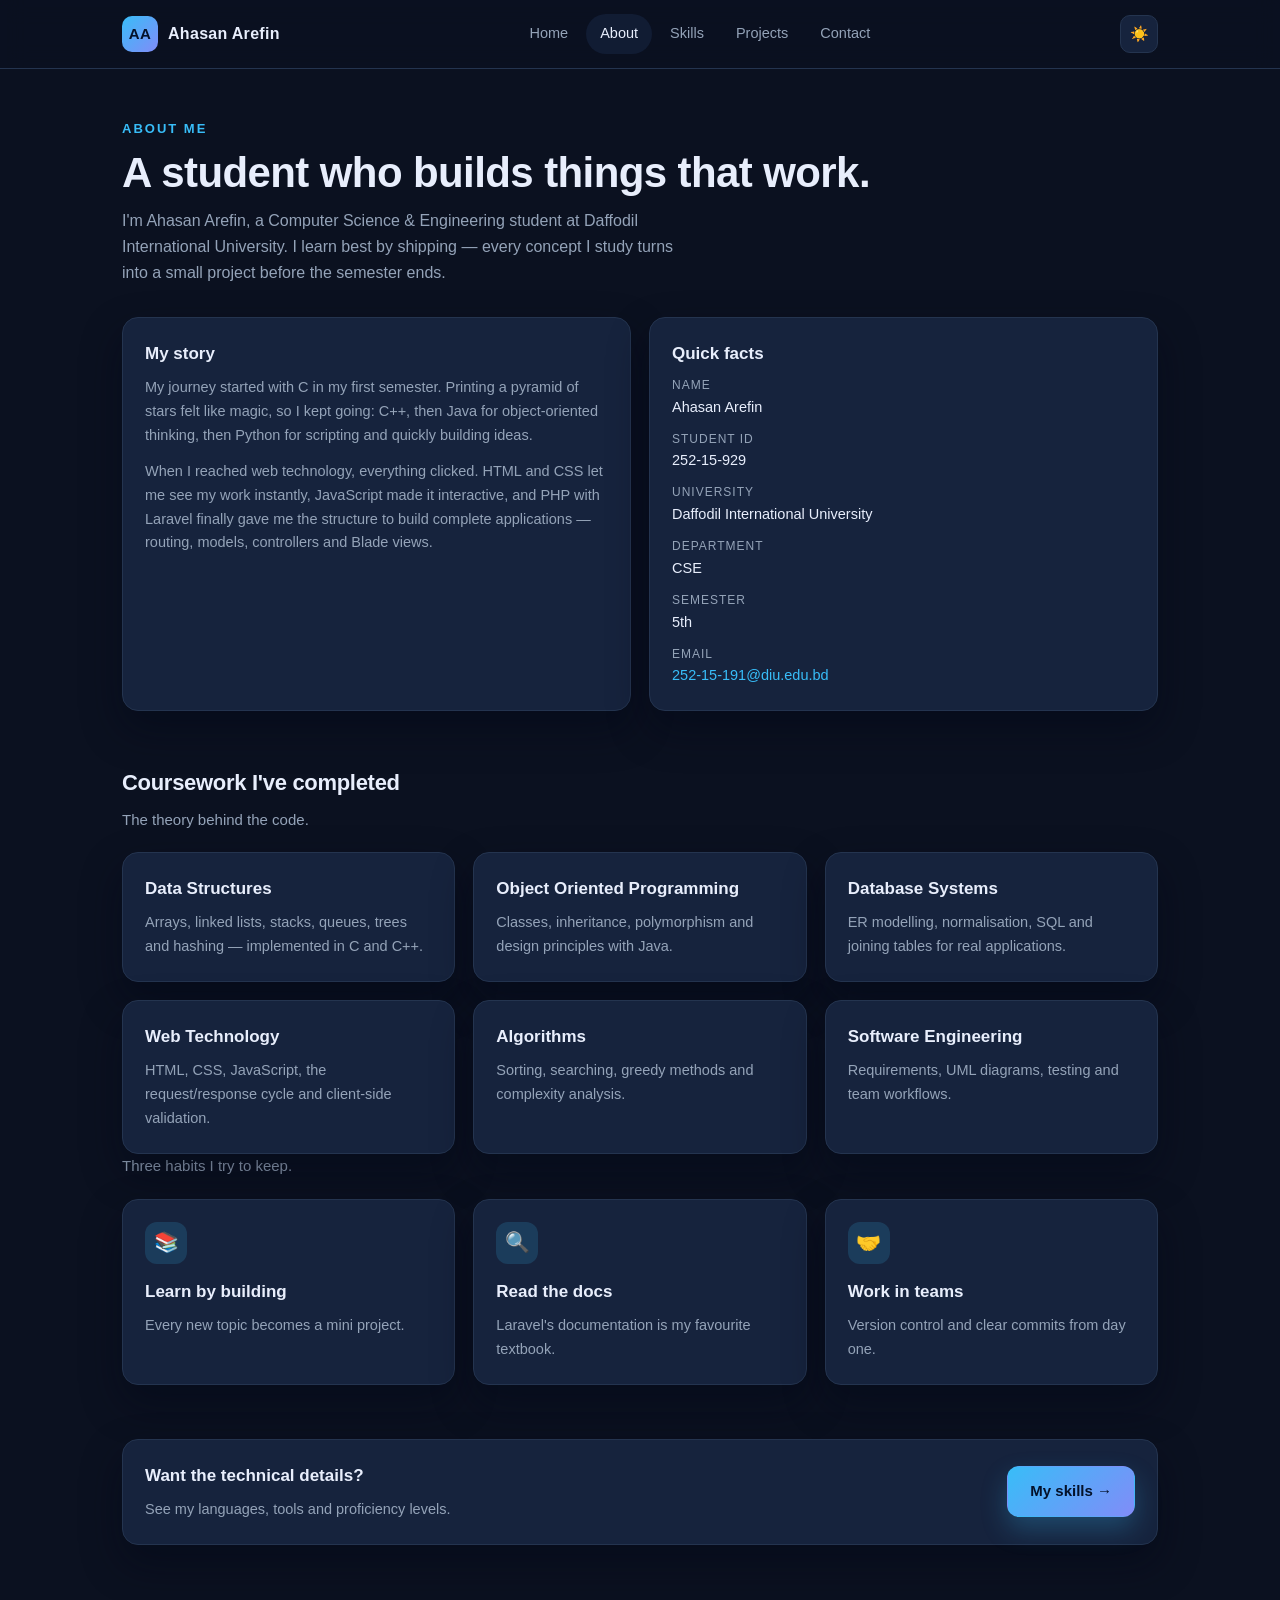
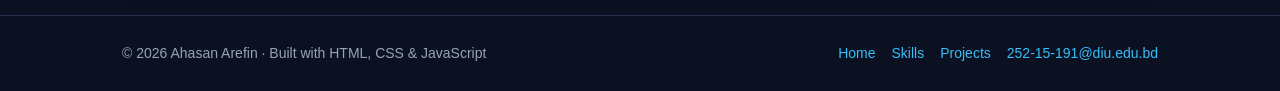
<file: about.html>
<!DOCTYPE html>
<html lang="en">

<head>
  <meta charset="UTF-8" />
  <meta name="viewport" content="width=device-width, initial-scale=1.0" />
  <title>About — Ahasan Arefin</title>
  <meta name="description" content="About Ahasan Arefin, CSE student at Daffodil International University." />

  <!-- Favicon (inline SVG data URI — no extra file needed) -->
  <link rel="icon"
    href="data:image/svg+xml,%3Csvg xmlns='http://www.w3.org/2000/svg' viewBox='0 0 64 64'%3E%3Crect width='64' height='64' rx='14' fill='%230b1120'/%3E%3Ctext x='32' y='43' font-family='Helvetica,Arial,sans-serif' font-size='28' font-weight='bold' fill='%2338bdf8' text-anchor='middle'%3EAA%3C/text%3E%3C/svg%3E" />

  <link rel="canonical" href="https://USERNAME.github.io/Arefin/about.html" />
  <meta property="og:type" content="website" />
  <meta property="og:title" content="About — Ahasan Arefin" />
  <meta property="og:description"
    content="CSE student at Daffodil International University, currently in the 5th semester." />

  <!-- GitHub Pages base path. The site is served from /Arefin/, not /, so
       relative links resolve against the repository sub-path. -->
  <script>
    (function () {
      var seg = location.pathname.split("/").filter(Boolean)[0];
      var base = (seg === "Arefin") ? "/Arefin/" : "./";
      document.write('<base href="' + base + '">');
    })();
  </script>
  <link rel="stylesheet" href="css/style.css" />
</head>

<body>

  <header class="site-header">
    <div class="wrap nav">
      <a class="logo" href="index.html">
        <span class="logo-mark">AA</span>
        <span>Ahasan Arefin</span>
      </a>
      <ul class="nav-links">
        <li><a href="index.html">Home</a></li>
        <li><a href="about.html">About</a></li>
        <li><a href="skills.html">Skills</a></li>
        <li><a href="projects.html">Projects</a></li>
        <li><a href="contact.html">Contact</a></li>
      </ul>
      <div class="nav-tools">
        <button class="icon-btn" id="themeToggle" type="button" title="Switch theme"
          aria-label="Switch theme">☀️</button>
      </div>
    </div>
  </header>

  <main>
    <div class="wrap">

      <div class="page-head">
        <span class="eyebrow">About me</span>
        <h1>A student who builds things that work.</h1>
        <p>
          I'm Ahasan Arefin, a Computer Science &amp; Engineering student at Daffodil
          International University. I learn best by shipping — every concept I study
          turns into a small project before the semester ends.
        </p>
      </div>

      <div class="grid grid-2">
        <article class="card">
          <h3>My story</h3>
          <p>
            My journey started with C in my first semester. Printing a pyramid of stars
            felt like magic, so I kept going: C++, then Java for object-oriented
            thinking, then Python for scripting and quickly building ideas.
          </p>
          <p style="margin-top:12px">
            When I reached web technology, everything clicked. HTML and CSS let me see my
            work instantly, JavaScript made it interactive, and PHP with Laravel finally
            gave me the structure to build complete applications — routing, models,
            controllers and Blade views.
          </p>
        </article>

        <article class="card">
          <h3>Quick facts</h3>
          <dl style="display:grid;gap:10px;font-size:14.5px">
            <div>
              <dt style="color:var(--muted);font-size:12px;text-transform:uppercase;letter-spacing:1px">Name</dt>
              <dd>Ahasan Arefin</dd>
            </div>
            <div>
              <dt style="color:var(--muted);font-size:12px;text-transform:uppercase;letter-spacing:1px">Student ID</dt>
              <dd>252-15-929</dd>
            </div>
            <div>
              <dt style="color:var(--muted);font-size:12px;text-transform:uppercase;letter-spacing:1px">University</dt>
              <dd>Daffodil International University</dd>
            </div>
            <div>
              <dt style="color:var(--muted);font-size:12px;text-transform:uppercase;letter-spacing:1px">Department</dt>
              <dd>CSE</dd>
            </div>
            <div>
              <dt style="color:var(--muted);font-size:12px;text-transform:uppercase;letter-spacing:1px">Semester</dt>
              <dd>5th</dd>
            </div>
            <div>
              <dt style="color:var(--muted);font-size:12px;text-transform:uppercase;letter-spacing:1px">Email</dt>
              <dd><a href="mailto:252-15-191@diu.edu.bd">252-15-191@diu.edu.bd</a></dd>
            </div>
          </dl>
        </article>
      </div>

      <section class="section">
        <h2>Coursework I've completed</h2>
        <p class="sub">The theory behind the code.</p>
        <div class="grid grid-3">
          <article class="card">
            <h3>Data Structures</h3>
            <p>Arrays, linked lists, stacks, queues, trees and hashing — implemented in C and C++.</p>
          </article>
          <article class="card">
            <h3>Object Oriented Programming</h3>
            <p>Classes, inheritance, polymorphism and design principles with Java.</p>
          </article>
          <article class="card">
            <h3>Database Systems</h3>
            <p>ER modelling, normalisation, SQL and joining tables for real applications.</p>
          </article>
          <article class="card">
            <h3>Web Technology</h3>
            <p>HTML, CSS, JavaScript, the request/response cycle and client-side validation.</p>
          </article>
          <article class="card">
            <h3>Algorithms</h3>
            <p>Sorting, searching, greedy methods and complexity analysis.</p>
          </article>
          <article class="card">
            <h3>Software Engineering</h3>
            <p>Requirements, UML diagrams, testing and team workflows.</p>
          </article>
        </div>
        <p class="sub">Three habits I try to keep.</p>
        <div class="grid grid-3">
          <article class="card">
            <div class="icon">📚</div>
            <h3>Learn by building</h3>
            <p>Every new topic becomes a mini project.</p>
          </article>
          <article class="card">
            <div class="icon">🔍</div>
            <h3>Read the docs</h3>
            <p>Laravel's documentation is my favourite textbook.</p>
          </article>
          <article class="card">
            <div class="icon">🤝</div>
            <h3>Work in teams</h3>
            <p>Version control and clear commits from day one.</p>
          </article>
        </div>
      </section>

      <section class="section">
        <div class="card" style="display:flex;flex-wrap:wrap;gap:18px;align-items:center;justify-content:space-between">
          <div>
            <h3>Want the technical details?</h3>
            <p>See my languages, tools and proficiency levels.</p>
          </div>
          <a class="btn btn-primary" href="skills.html">My skills →</a>
        </div>
      </section>

    </div>
  </main>

  <footer class="site-footer">
    <div class="wrap footer-inner">
      <span>© <span id="year"></span> Ahasan Arefin · Built with HTML, CSS &amp; JavaScript</span>
      <span class="links">
        <a href="index.html">Home</a>
        <a href="skills.html">Skills</a>
        <a href="projects.html">Projects</a>
        <a href="mailto:252-15-191@diu.edu.bd">252-15-191@diu.edu.bd</a>
      </span>
    </div>
  </footer>

  <script src="js/main.js"></script>
  <script>document.getElementById("year").textContent = new Date().getFullYear();</script>
</body>

</html>
</file>
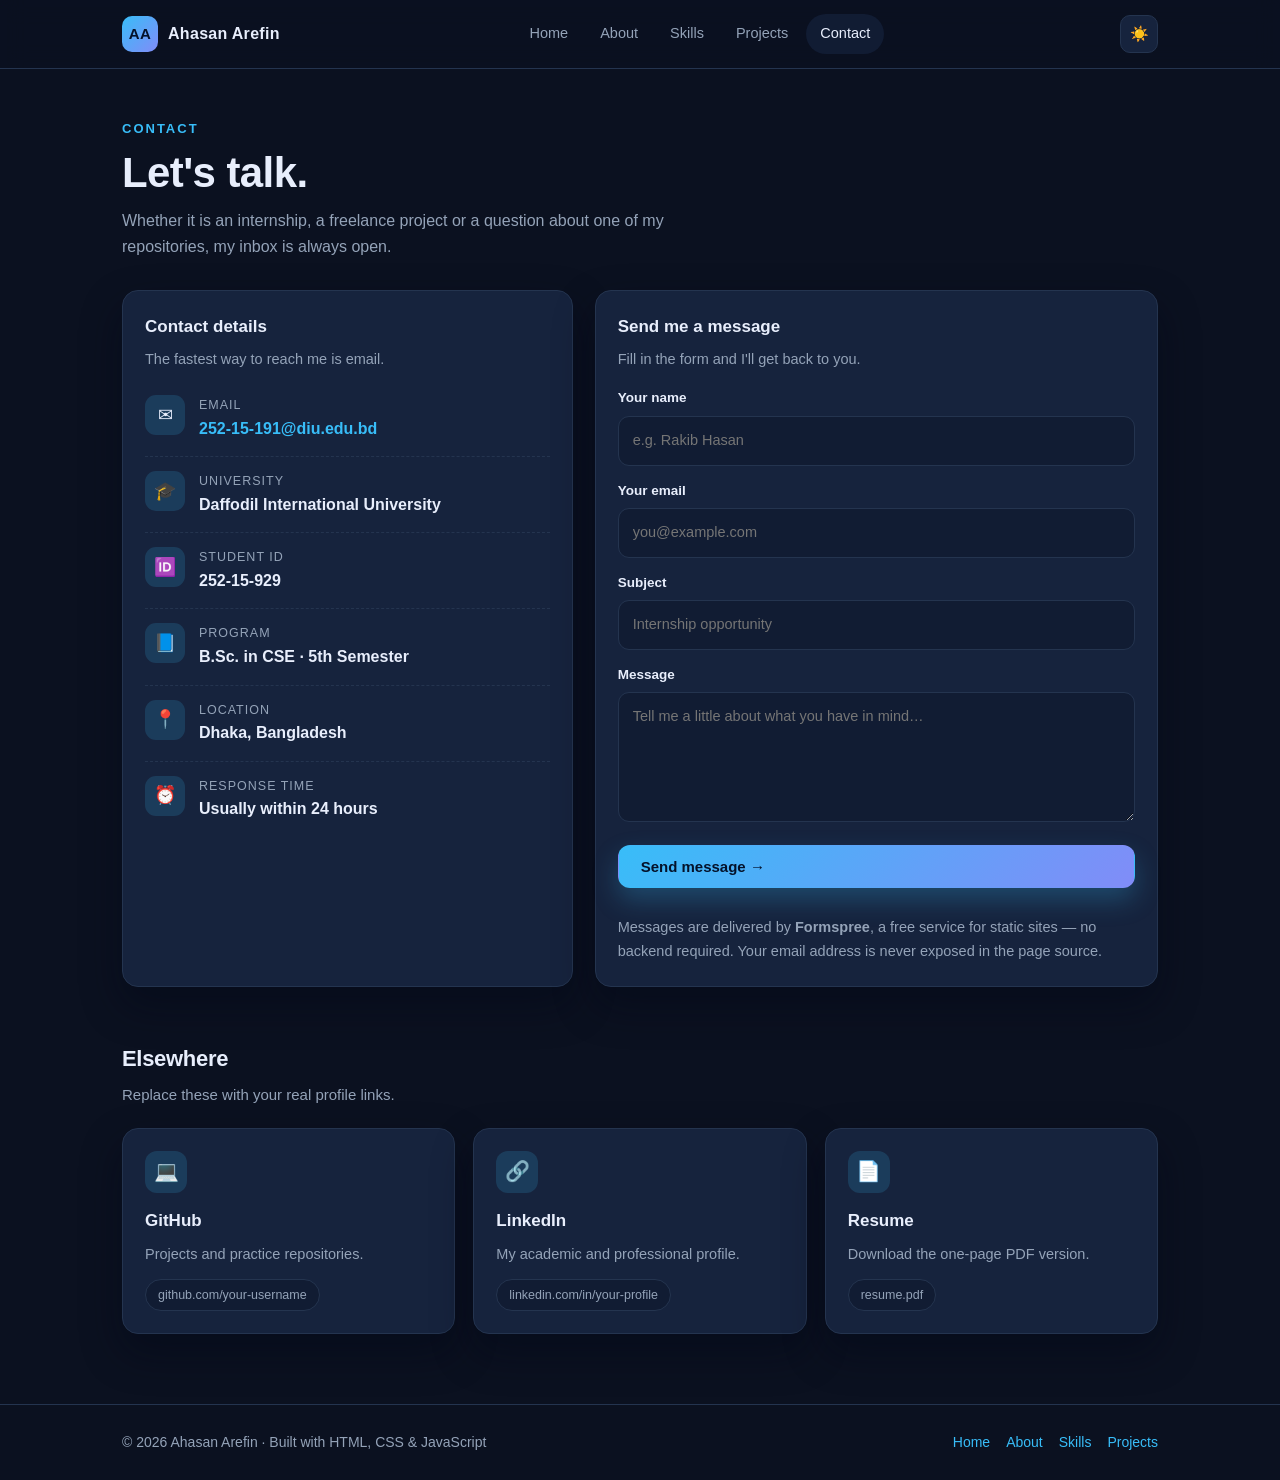
<file: contact.html>
<!DOCTYPE html>
<html lang="en">

<head>
  <meta charset="UTF-8" />
  <meta name="viewport" content="width=device-width, initial-scale=1.0" />
  <title>Contact — Ahasan Arefin</title>
  <meta name="description" content="Contact Ahasan Arefin at Daffodil International University." />

  <!-- Favicon (inline SVG data URI — no extra file needed) -->
  <link rel="icon"
    href="data:image/svg+xml,%3Csvg xmlns='http://www.w3.org/2000/svg' viewBox='0 0 64 64'%3E%3Crect width='64' height='64' rx='14' fill='%230b1120'/%3E%3Ctext x='32' y='43' font-family='Helvetica,Arial,sans-serif' font-size='28' font-weight='bold' fill='%2338bdf8' text-anchor='middle'%3EAA%3C/text%3E%3C/svg%3E" />

  <link rel="canonical" href="https://USERNAME.github.io/Arefin/contact.html" />
  <meta property="og:type" content="website" />
  <meta property="og:title" content="Contact — Ahasan Arefin" />
  <meta property="og:description" content="Get in touch by email: 252-15-191@diu.edu.bd" />

  <!-- GitHub Pages base path. The site is served from /Arefin/, not /, so
       relative links resolve against the repository sub-path. -->
  <script>
    (function () {
      var seg = location.pathname.split("/").filter(Boolean)[0];
      var base = (seg === "Arefin") ? "/Arefin/" : "./";
      document.write('<base href="' + base + '">');
    })();
  </script>
  <link rel="stylesheet" href="css/style.css" />
</head>

<body>

  <header class="site-header">
    <div class="wrap nav">
      <a class="logo" href="index.html">
        <span class="logo-mark">AA</span>
        <span>Ahasan Arefin</span>
      </a>
      <ul class="nav-links">
        <li><a href="index.html">Home</a></li>
        <li><a href="about.html">About</a></li>
        <li><a href="skills.html">Skills</a></li>
        <li><a href="projects.html">Projects</a></li>
        <li><a href="contact.html">Contact</a></li>
      </ul>
      <div class="nav-tools">
        <button class="icon-btn" id="themeToggle" type="button" title="Switch theme"
          aria-label="Switch theme">☀️</button>
      </div>
    </div>
  </header>

  <main>
    <div class="wrap">

      <div class="page-head">
        <span class="eyebrow">Contact</span>
        <h1>Let's talk.</h1>
        <p>
          Whether it is an internship, a freelance project or a question about one of my
          repositories, my inbox is always open.
        </p>
      </div>

      <div class="contact-grid">

        <!-- ===================== Contact details ===================== -->
        <aside class="card">
          <h3 style="margin-bottom:6px">Contact details</h3>
          <p style="margin-bottom:10px">The fastest way to reach me is email.</p>

          <div class="info-row">
            <span class="ic">✉</span>
            <div>
              <div class="k">Email</div>
              <div class="v"><a href="mailto:252-15-191@diu.edu.bd">252-15-191@diu.edu.bd</a></div>
            </div>
          </div>

          <div class="info-row">
            <span class="ic">🎓</span>
            <div>
              <div class="k">University</div>
              <div class="v">Daffodil International University</div>
            </div>
          </div>

          <div class="info-row">
            <span class="ic">🆔</span>
            <div>
              <div class="k">Student ID</div>
              <div class="v">252-15-929</div>
            </div>
          </div>

          <div class="info-row">
            <span class="ic">📘</span>
            <div>
              <div class="k">Program</div>
              <div class="v">B.Sc. in CSE · 5th Semester</div>
            </div>
          </div>

          <div class="info-row">
            <span class="ic">📍</span>
            <div>
              <div class="k">Location</div>
              <div class="v">Dhaka, Bangladesh</div>
            </div>
          </div>

          <div class="info-row">
            <span class="ic">⏰</span>
            <div>
              <div class="k">Response time</div>
              <div class="v">Usually within 24 hours</div>
            </div>
          </div>
        </aside>

        <!-- ===================== Contact form ===================== -->
        <section class="card">
          <h3 style="margin-bottom:6px">Send me a message</h3>
          <p style="margin-bottom:16px">Fill in the form and I'll get back to you.</p>

          <!--
            Static contact form — handled entirely in the browser by Formspree.

            >>> REPLACE THE PLACEHOLDER BELOW <<<
            ####################################################################
            #  action=\"https://formspree.io/f/YOUR_FORM_ID\"                        #
            ####################################################################
            Create a free account at https://formspree.io, add a new form and
            copy its endpoint, which looks like:
                https://formspree.io/f/xxxxxxxx
            Replace YOUR_FORM_ID with the id Formspree gives you.

            Until you do, the form falls back to opening the visitor's email
            app so no message is ever lost.
          -->
          <form id="contactForm" action="https://formspree.io/f/YOUR_FORM_ID" method="POST"
            data-fallback-mailto="252-15-191@diu.edu.bd" novalidate>
            <!-- Formspree settings: the email subject and the reply-to address.
                 No secret is stored here — a Formspree endpoint is public by design. -->
            <input type="hidden" name="_subject" value="New portfolio message from your website" />
            <input type="hidden" name="_replyto" value="email" />
            <!-- Simple honeypot: bots fill this in, humans never see it. -->
            <input type="text" name="_gotcha" tabindex="-1" autocomplete="off" style="position:absolute;left:-9999px"
              aria-hidden="true" />

            <div>
              <label for="name">Your name</label>
              <input type="text" id="name" name="name" placeholder="e.g. Rakib Hasan" required />
            </div>
            <div>
              <label for="email">Your email</label>
              <input type="email" id="email" name="email" placeholder="you@example.com" required />
            </div>
            <div>
              <label for="subject">Subject</label>
              <input type="text" id="subject" name="subject" placeholder="Internship opportunity" />
            </div>
            <div>
              <label for="message">Message</label>
              <textarea id="message" name="message" placeholder="Tell me a little about what you have in mind…"
                required></textarea>
            </div>

            <button class="btn btn-primary" type="submit">Send message →</button>
            <!-- Inline feedback for success / error states (filled in by js/main.js) -->
            <p id="formStatus" class="note" role="status" aria-live="polite"></p>

            <p class="note">
              Messages are delivered by <strong>Formspree</strong>, a free service for
              static sites — no backend required. Your email address is never exposed
              in the page source.
            </p>
          </form>
        </section>

      </div>

      <section class="section">
        <h2>Elsewhere</h2>
        <p class="sub">Replace these with your real profile links.</p>
        <div class="grid grid-3">
          <article class="card">
            <div class="icon">💻</div>
            <h3>GitHub</h3>
            <p>Projects and practice repositories.</p>
            <div class="tags"><a class="tag" href="https://github.com/your-username" target="_blank"
                rel="noopener noreferrer">github.com/your-username</a></div>
          </article>
          <article class="card">
            <div class="icon">🔗</div>
            <h3>LinkedIn</h3>
            <p>My academic and professional profile.</p>
            <div class="tags"><a class="tag" href="https://linkedin.com/in/your-profile" target="_blank"
                rel="noopener noreferrer">linkedin.com/in/your-profile</a></div>
          </article>
          <article class="card">
            <div class="icon">📄</div>
            <h3>Resume</h3>
            <p>Download the one-page PDF version.</p>
            <div class="tags"><a class="tag" href="resume.pdf" download>resume.pdf</a></div>
          </article>
        </div>
      </section>

    </div>
  </main>

  <footer class="site-footer">
    <div class="wrap footer-inner">
      <span>© <span id="year"></span> Ahasan Arefin · Built with HTML, CSS &amp; JavaScript</span>
      <span class="links">
        <a href="index.html">Home</a>
        <a href="about.html">About</a>
        <a href="skills.html">Skills</a>
        <a href="projects.html">Projects</a>
      </span>
    </div>
  </footer>

  <script src="js/main.js"></script>
  <script>document.getElementById("year").textContent = new Date().getFullYear();</script>
</body>

</html>
</file>
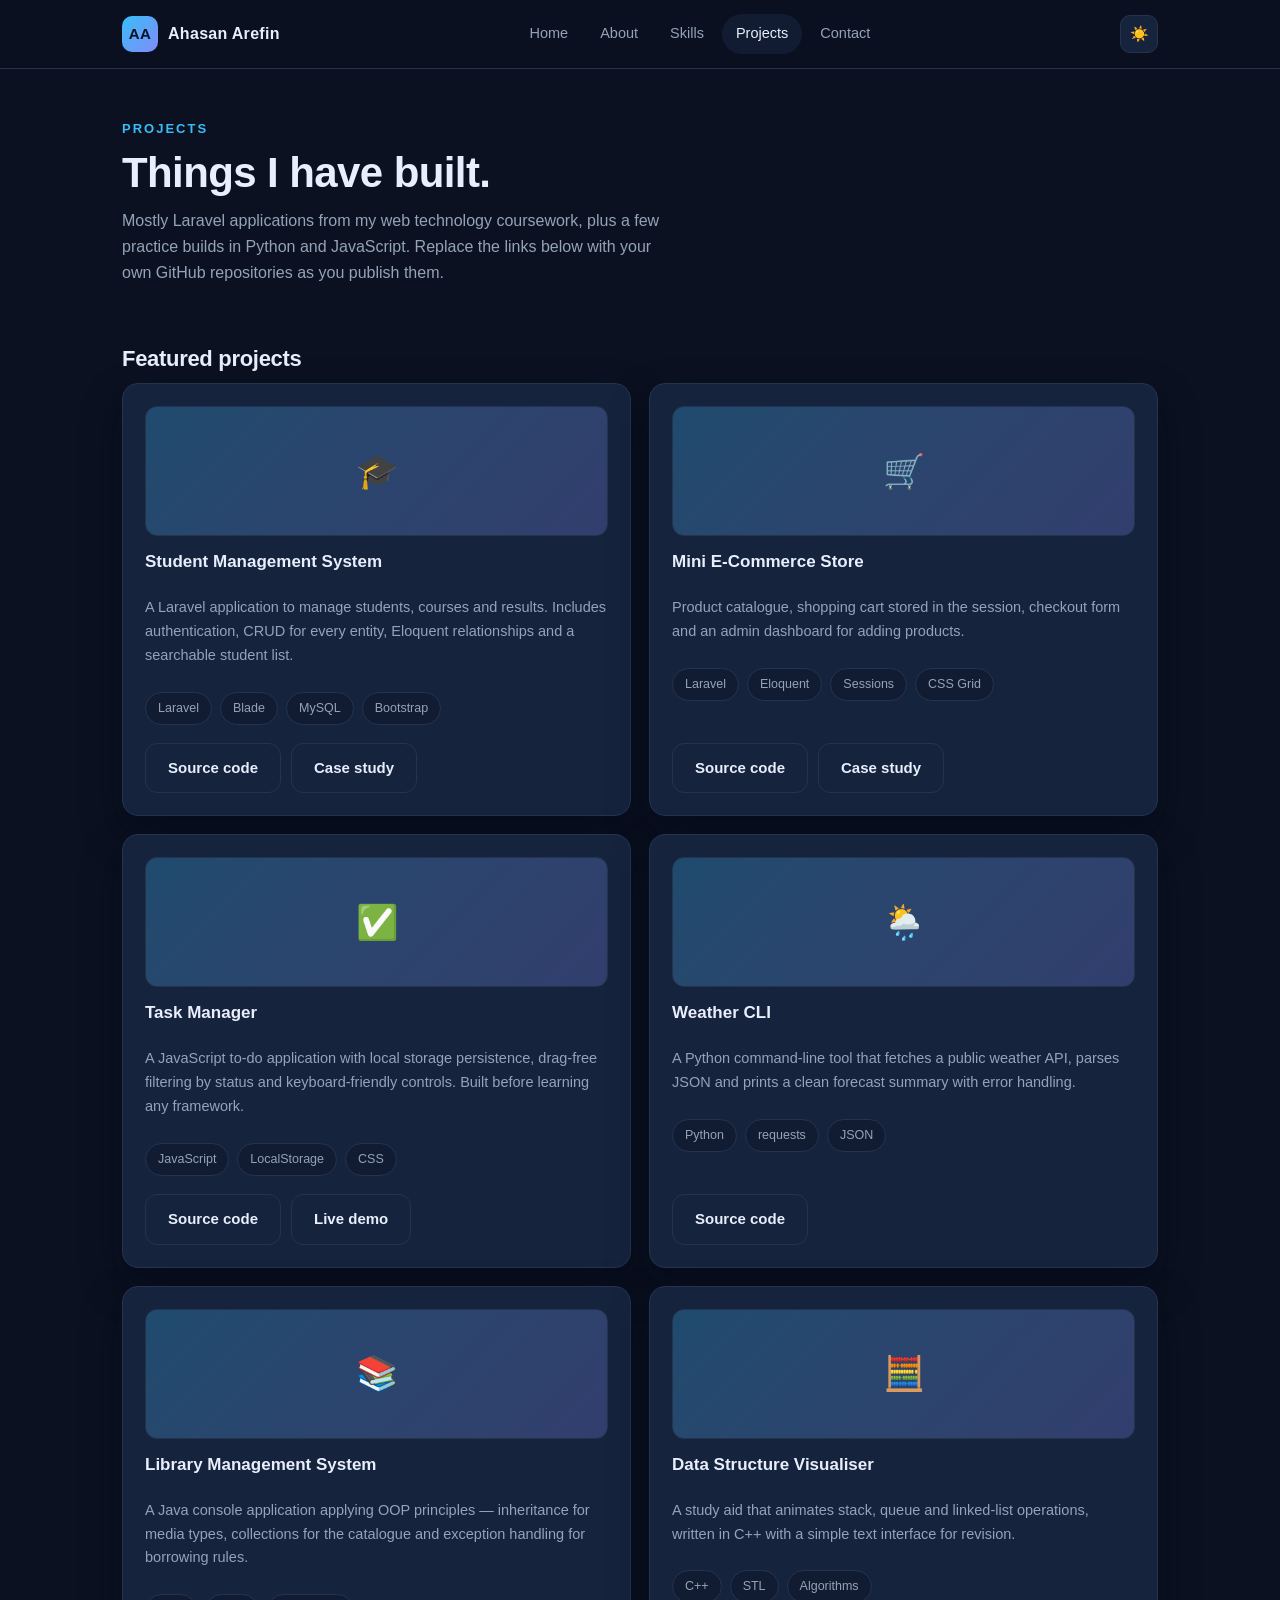
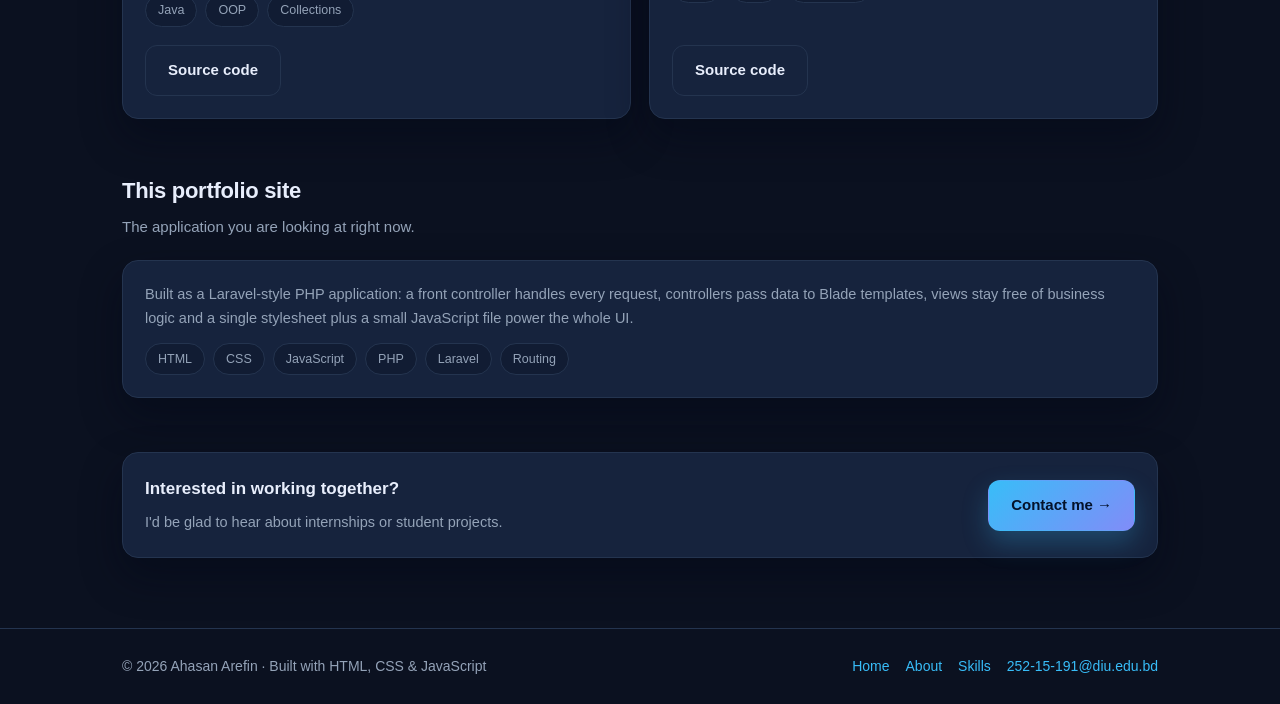
<file: projects.html>
<!DOCTYPE html>
<html lang="en">

<head>
  <meta charset="UTF-8" />
  <meta name="viewport" content="width=device-width, initial-scale=1.0" />
  <title>Projects — Ahasan Arefin</title>
  <meta name="description" content="Laravel, PHP and JavaScript projects built by Ahasan Arefin." />

  <!-- Favicon (inline SVG data URI — no extra file needed) -->
  <link rel="icon"
    href="data:image/svg+xml,%3Csvg xmlns='http://www.w3.org/2000/svg' viewBox='0 0 64 64'%3E%3Crect width='64' height='64' rx='14' fill='%230b1120'/%3E%3Ctext x='32' y='43' font-family='Helvetica,Arial,sans-serif' font-size='28' font-weight='bold' fill='%2338bdf8' text-anchor='middle'%3EAA%3C/text%3E%3C/svg%3E" />

  <link rel="canonical" href="https://USERNAME.github.io/Arefin/projects.html" />
  <meta property="og:type" content="website" />
  <meta property="og:title" content="Projects — Ahasan Arefin" />
  <meta property="og:description" content="Student management system, mini e-commerce store and other builds." />

  <!-- GitHub Pages base path. The site is served from /Arefin/, not /, so
       relative links resolve against the repository sub-path. -->
  <script>
    (function () {
      var seg = location.pathname.split("/").filter(Boolean)[0];
      var base = (seg === "Arefin") ? "/Arefin/" : "./";
      document.write('<base href="' + base + '">');
    })();
  </script>
  <link rel="stylesheet" href="css/style.css" />
</head>

<body>

  <header class="site-header">
    <div class="wrap nav">
      <a class="logo" href="index.html">
        <span class="logo-mark">AA</span>
        <span>Ahasan Arefin</span>
      </a>
      <ul class="nav-links">
        <li><a href="index.html">Home</a></li>
        <li><a href="about.html">About</a></li>
        <li><a href="skills.html">Skills</a></li>
        <li><a href="projects.html">Projects</a></li>
        <li><a href="contact.html">Contact</a></li>
      </ul>
      <div class="nav-tools">
        <button class="icon-btn" id="themeToggle" type="button" title="Switch theme"
          aria-label="Switch theme">☀️</button>
      </div>
    </div>
  </header>

  <main>
    <div class="wrap">

      <div class="page-head">
        <span class="eyebrow">Projects</span>
        <h1>Things I have built.</h1>
        <p>
          Mostly Laravel applications from my web technology coursework, plus a few
          practice builds in Python and JavaScript. Replace the links below with your own
          GitHub repositories as you publish them.
        </p>
      </div>

      <section class="section">
        <h2>Featured projects</h2>
        <div class="grid grid-2">

          <article class="card project">
            <div class="thumb">🎓</div>
            <h3>Student Management System</h3>
            <p>A Laravel application to manage students, courses and results. Includes authentication, CRUD for every
              entity, Eloquent relationships and a searchable student list.</p>
            <div class="tags">
              <span class="tag">Laravel</span><span class="tag">Blade</span><span class="tag">MySQL</span><span
                class="tag">Bootstrap</span>
            </div>
            <div class="foot">
              <a class="btn btn-ghost" href="#">Source code</a>
              <a class="btn btn-ghost" href="#">Case study</a>
            </div>
          </article>

          <article class="card project">
            <div class="thumb">🛒</div>
            <h3>Mini E-Commerce Store</h3>
            <p>Product catalogue, shopping cart stored in the session, checkout form and an admin dashboard for adding
              products.</p>
            <div class="tags">
              <span class="tag">Laravel</span><span class="tag">Eloquent</span><span class="tag">Sessions</span><span
                class="tag">CSS Grid</span>
            </div>
            <div class="foot">
              <a class="btn btn-ghost" href="#">Source code</a>
              <a class="btn btn-ghost" href="#">Case study</a>
            </div>
          </article>

          <article class="card project">
            <div class="thumb">✅</div>
            <h3>Task Manager</h3>
            <p>A JavaScript to-do application with local storage persistence, drag-free filtering by status and
              keyboard-friendly controls. Built before learning any framework.</p>
            <div class="tags">
              <span class="tag">JavaScript</span><span class="tag">LocalStorage</span><span class="tag">CSS</span>
            </div>
            <div class="foot">
              <a class="btn btn-ghost" href="#">Source code</a>
              <a class="btn btn-ghost" href="#">Live demo</a>
            </div>
          </article>

          <article class="card project">
            <div class="thumb">🌦️</div>
            <h3>Weather CLI</h3>
            <p>A Python command-line tool that fetches a public weather API, parses JSON and prints a clean forecast
              summary with error handling.</p>
            <div class="tags">
              <span class="tag">Python</span><span class="tag">requests</span><span class="tag">JSON</span>
            </div>
            <div class="foot">
              <a class="btn btn-ghost" href="#">Source code</a>
            </div>
          </article>

          <article class="card project">
            <div class="thumb">📚</div>
            <h3>Library Management System</h3>
            <p>A Java console application applying OOP principles — inheritance for media types, collections for the
              catalogue and exception handling for borrowing rules.</p>
            <div class="tags">
              <span class="tag">Java</span><span class="tag">OOP</span><span class="tag">Collections</span>
            </div>
            <div class="foot">
              <a class="btn btn-ghost" href="#">Source code</a>
            </div>
          </article>

          <article class="card project">
            <div class="thumb">🧮</div>
            <h3>Data Structure Visualiser</h3>
            <p>A study aid that animates stack, queue and linked-list operations, written in C++ with a simple text
              interface for revision.</p>
            <div class="tags">
              <span class="tag">C++</span><span class="tag">STL</span><span class="tag">Algorithms</span>
            </div>
            <div class="foot">
              <a class="btn btn-ghost" href="#">Source code</a>
            </div>
          </article>

        </div>
      </section>

      <section class="section">
        <h2>This portfolio site</h2>
        <p class="sub">The application you are looking at right now.</p>
        <div class="card">
          <p>
            Built as a Laravel-style PHP application: a front controller handles every
            request, controllers pass data to Blade templates, views stay free of business
            logic and a single stylesheet plus a small JavaScript file power the whole UI.
          </p>
          <div class="tags">
            <span class="tag">HTML</span><span class="tag">CSS</span><span class="tag">JavaScript</span>
            <span class="tag">PHP</span><span class="tag">Laravel</span><span class="tag">Routing</span>
          </div>
        </div>
      </section>

      <section class="section">
        <div class="card" style="display:flex;flex-wrap:wrap;gap:18px;align-items:center;justify-content:space-between">
          <div>
            <h3>Interested in working together?</h3>
            <p>I'd be glad to hear about internships or student projects.</p>
          </div>
          <a class="btn btn-primary" href="contact.html">Contact me →</a>
        </div>
      </section>

    </div>
  </main>

  <footer class="site-footer">
    <div class="wrap footer-inner">
      <span>© <span id="year"></span> Ahasan Arefin · Built with HTML, CSS &amp; JavaScript</span>
      <span class="links">
        <a href="index.html">Home</a>
        <a href="about.html">About</a>
        <a href="skills.html">Skills</a>
        <a href="mailto:252-15-191@diu.edu.bd">252-15-191@diu.edu.bd</a>
      </span>
    </div>
  </footer>

  <script src="js/main.js"></script>
  <script>document.getElementById("year").textContent = new Date().getFullYear();</script>
</body>

</html>
</file>
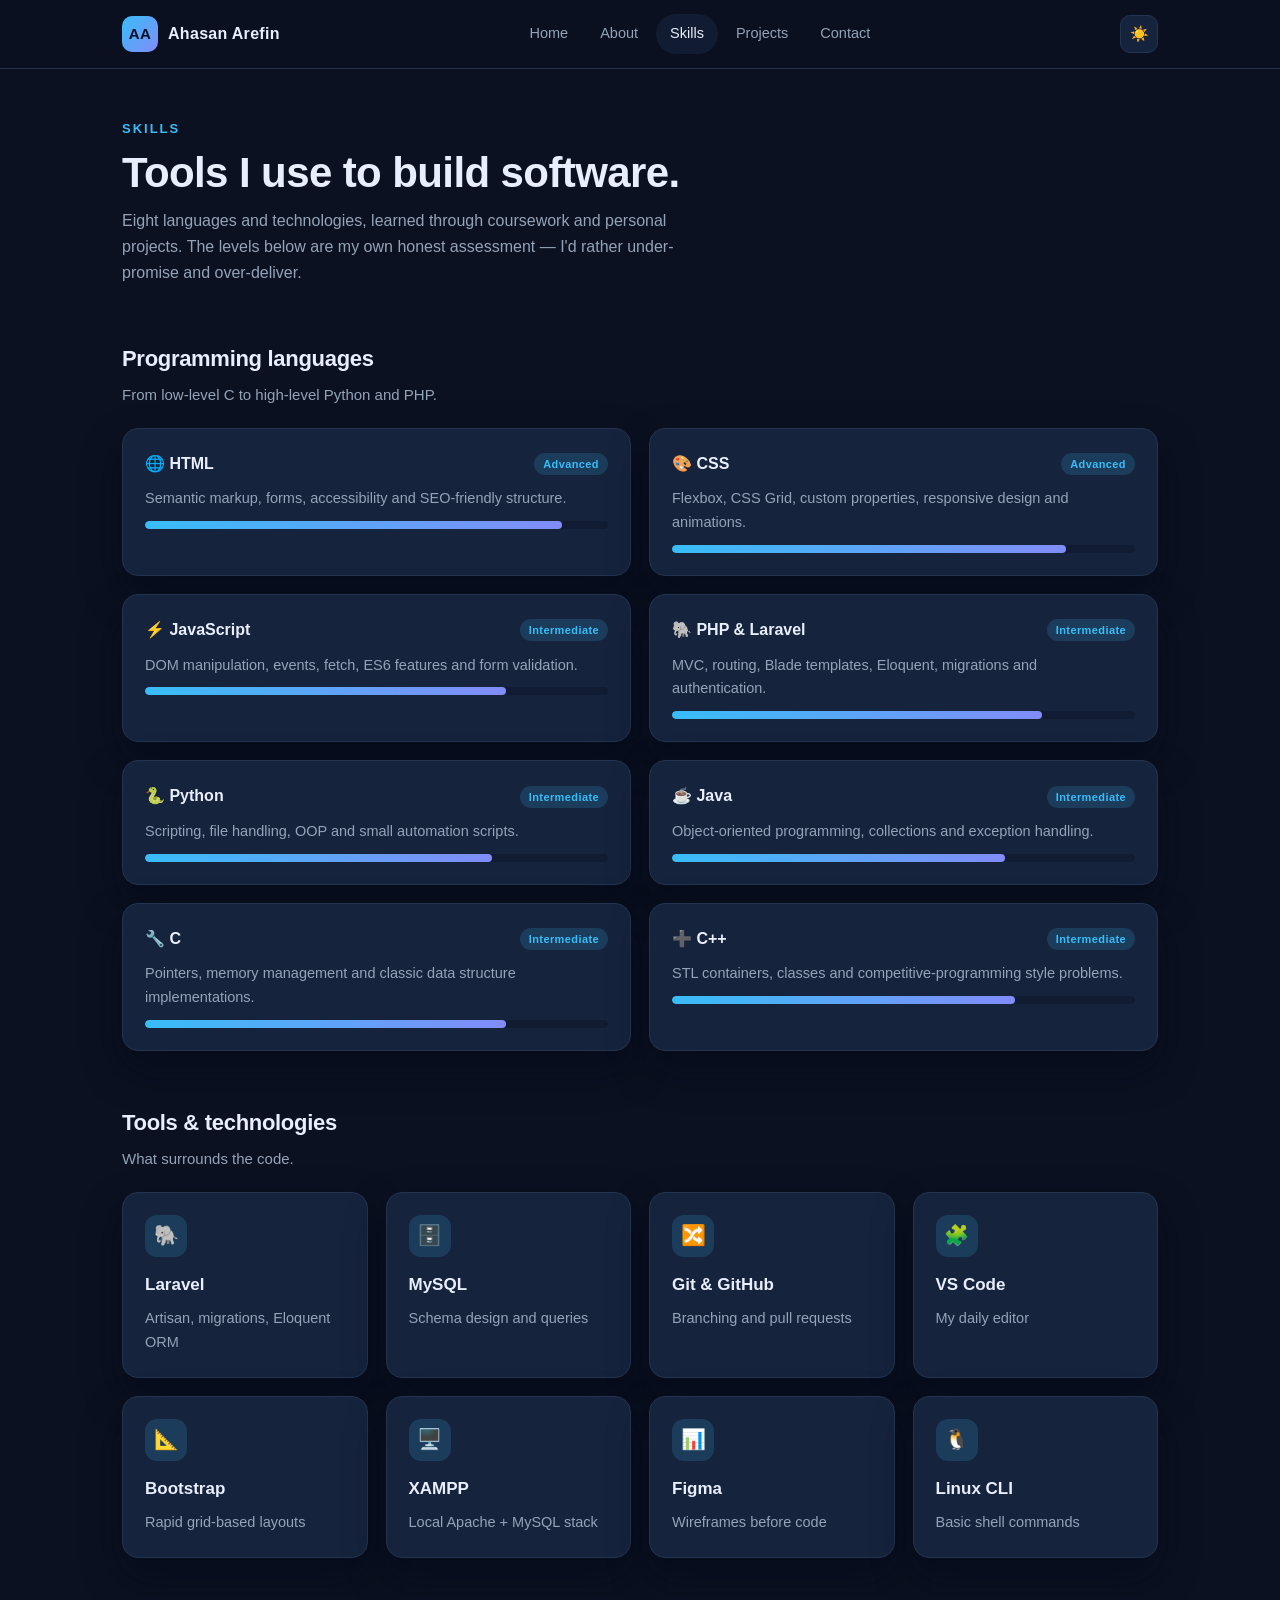
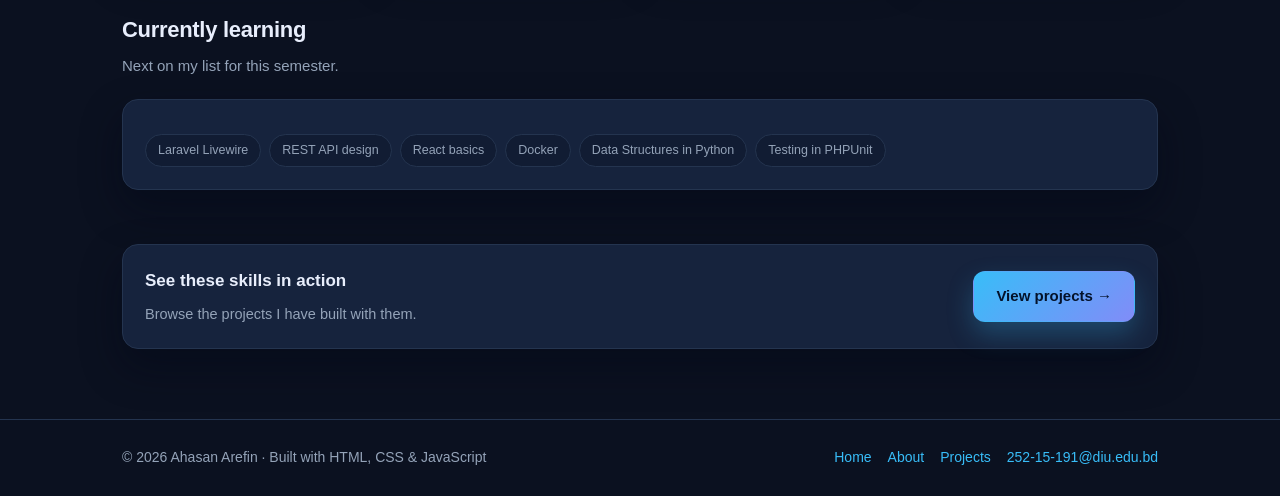
<file: skills.html>
<!DOCTYPE html>
<html lang="en">

<head>
  <meta charset="UTF-8" />
  <meta name="viewport" content="width=device-width, initial-scale=1.0" />
  <title>Skills — Ahasan Arefin</title>
  <meta name="description"
    content="Technical skills of Ahasan Arefin: HTML, CSS, JavaScript, Python, Java, C, C++ and Laravel." />

  <!-- Favicon (inline SVG data URI — no extra file needed) -->
  <link rel="icon"
    href="data:image/svg+xml,%3Csvg xmlns='http://www.w3.org/2000/svg' viewBox='0 0 64 64'%3E%3Crect width='64' height='64' rx='14' fill='%230b1120'/%3E%3Ctext x='32' y='43' font-family='Helvetica,Arial,sans-serif' font-size='28' font-weight='bold' fill='%2338bdf8' text-anchor='middle'%3EAA%3C/text%3E%3C/svg%3E" />

  <link rel="canonical" href="https://USERNAME.github.io/Arefin/skills.html" />
  <meta property="og:type" content="website" />
  <meta property="og:title" content="Skills — Ahasan Arefin" />
  <meta property="og:description" content="HTML, CSS, JavaScript, PHP &amp; Laravel, Python, Java, C and C++." />

  <!-- GitHub Pages base path. The site is served from /Arefin/, not /, so
       relative links resolve against the repository sub-path. -->
  <script>
    (function () {
      var seg = location.pathname.split("/").filter(Boolean)[0];
      var base = (seg === "Arefin") ? "/Arefin/" : "./";
      document.write('<base href="' + base + '">');
    })();
  </script>
  <link rel="stylesheet" href="css/style.css" />
</head>

<body>

  <header class="site-header">
    <div class="wrap nav">
      <a class="logo" href="index.html">
        <span class="logo-mark">AA</span>
        <span>Ahasan Arefin</span>
      </a>
      <ul class="nav-links">
        <li><a href="index.html">Home</a></li>
        <li><a href="about.html">About</a></li>
        <li><a href="skills.html">Skills</a></li>
        <li><a href="projects.html">Projects</a></li>
        <li><a href="contact.html">Contact</a></li>
      </ul>
      <div class="nav-tools">
        <button class="icon-btn" id="themeToggle" type="button" title="Switch theme"
          aria-label="Switch theme">☀️</button>
      </div>
    </div>
  </header>

  <main>
    <div class="wrap">

      <div class="page-head">
        <span class="eyebrow">Skills</span>
        <h1>Tools I use to build software.</h1>
        <p>
          Eight languages and technologies, learned through coursework and personal
          projects. The levels below are my own honest assessment — I'd rather under-promise
          and over-deliver.
        </p>
      </div>

      <section class="section">
        <h2>Programming languages</h2>
        <p class="sub">From low-level C to high-level Python and PHP.</p>

        <div class="grid grid-2">

          <article class="card skill">
            <div class="skill-top"><span class="skill-name">🌐 HTML</span><span class="chip-mini">Advanced</span></div>
            <p>Semantic markup, forms, accessibility and SEO-friendly structure.</p>
            <div class="bar"><span data-width="90" style="width:0"></span></div>
          </article>

          <article class="card skill">
            <div class="skill-top"><span class="skill-name">🎨 CSS</span><span class="chip-mini">Advanced</span></div>
            <p>Flexbox, CSS Grid, custom properties, responsive design and animations.</p>
            <div class="bar"><span data-width="85" style="width:0"></span></div>
          </article>

          <article class="card skill">
            <div class="skill-top"><span class="skill-name">⚡ JavaScript</span><span
                class="chip-mini">Intermediate</span></div>
            <p>DOM manipulation, events, fetch, ES6 features and form validation.</p>
            <div class="bar"><span data-width="78" style="width:0"></span></div>
          </article>

          <article class="card skill">
            <div class="skill-top"><span class="skill-name">🐘 PHP &amp; Laravel</span><span
                class="chip-mini">Intermediate</span></div>
            <p>MVC, routing, Blade templates, Eloquent, migrations and authentication.</p>
            <div class="bar"><span data-width="80" style="width:0"></span></div>
          </article>

          <article class="card skill">
            <div class="skill-top"><span class="skill-name">🐍 Python</span><span class="chip-mini">Intermediate</span>
            </div>
            <p>Scripting, file handling, OOP and small automation scripts.</p>
            <div class="bar"><span data-width="75" style="width:0"></span></div>
          </article>

          <article class="card skill">
            <div class="skill-top"><span class="skill-name">☕ Java</span><span class="chip-mini">Intermediate</span>
            </div>
            <p>Object-oriented programming, collections and exception handling.</p>
            <div class="bar"><span data-width="72" style="width:0"></span></div>
          </article>

          <article class="card skill">
            <div class="skill-top"><span class="skill-name">🔧 C</span><span class="chip-mini">Intermediate</span></div>
            <p>Pointers, memory management and classic data structure implementations.</p>
            <div class="bar"><span data-width="78" style="width:0"></span></div>
          </article>

          <article class="card skill">
            <div class="skill-top"><span class="skill-name">➕ C++</span><span class="chip-mini">Intermediate</span>
            </div>
            <p>STL containers, classes and competitive-programming style problems.</p>
            <div class="bar"><span data-width="74" style="width:0"></span></div>
          </article>

        </div>
      </section>

      <section class="section">
        <h2>Tools &amp; technologies</h2>
        <p class="sub">What surrounds the code.</p>
        <div class="grid grid-4">
          <article class="card">
            <div class="icon">🐘</div>
            <h3>Laravel</h3>
            <p>Artisan, migrations, Eloquent ORM</p>
          </article>
          <article class="card">
            <div class="icon">🗄️</div>
            <h3>MySQL</h3>
            <p>Schema design and queries</p>
          </article>
          <article class="card">
            <div class="icon">🔀</div>
            <h3>Git &amp; GitHub</h3>
            <p>Branching and pull requests</p>
          </article>
          <article class="card">
            <div class="icon">🧩</div>
            <h3>VS Code</h3>
            <p>My daily editor</p>
          </article>
          <article class="card">
            <div class="icon">📐</div>
            <h3>Bootstrap</h3>
            <p>Rapid grid-based layouts</p>
          </article>
          <article class="card">
            <div class="icon">🖥️</div>
            <h3>XAMPP</h3>
            <p>Local Apache + MySQL stack</p>
          </article>
          <article class="card">
            <div class="icon">📊</div>
            <h3>Figma</h3>
            <p>Wireframes before code</p>
          </article>
          <article class="card">
            <div class="icon">🐧</div>
            <h3>Linux CLI</h3>
            <p>Basic shell commands</p>
          </article>
        </div>
      </section>

      <section class="section">
        <h2>Currently learning</h2>
        <p class="sub">Next on my list for this semester.</p>
        <div class="card">
          <div class="tags">
            <span class="tag">Laravel Livewire</span>
            <span class="tag">REST API design</span>
            <span class="tag">React basics</span>
            <span class="tag">Docker</span>
            <span class="tag">Data Structures in Python</span>
            <span class="tag">Testing in PHPUnit</span>
          </div>
        </div>
      </section>

      <section class="section">
        <div class="card" style="display:flex;flex-wrap:wrap;gap:18px;align-items:center;justify-content:space-between">
          <div>
            <h3>See these skills in action</h3>
            <p>Browse the projects I have built with them.</p>
          </div>
          <a class="btn btn-primary" href="projects.html">View projects →</a>
        </div>
      </section>

    </div>
  </main>

  <footer class="site-footer">
    <div class="wrap footer-inner">
      <span>© <span id="year"></span> Ahasan Arefin · Built with HTML, CSS &amp; JavaScript</span>
      <span class="links">
        <a href="index.html">Home</a>
        <a href="about.html">About</a>
        <a href="projects.html">Projects</a>
        <a href="mailto:252-15-191@diu.edu.bd">252-15-191@diu.edu.bd</a>
      </span>
    </div>
  </footer>

  <script src="js/main.js"></script>
  <script>document.getElementById("year").textContent = new Date().getFullYear();</script>
</body>

</html>
</file>
<file: css/style.css>
/* ==========================================================================
   Ahasan Arefin — Personal Portfolio
   Shared stylesheet for every page
   ========================================================================== */

:root {
  --bg: #0b1120;
  --bg-soft: #111c33;
  --card: #16233d;
  --border: #24344f;
  --text: #e8eefc;
  --muted: #94a3b8;
  --brand: #38bdf8;
  --brand-2: #818cf8;
  --accent: #22d3ee;
  --shadow: 0 18px 40px rgba(2, 6, 23, 0.45);
  --radius: 16px;
  --max: 1080px;
}

body.light {
  --bg: #f6f8fc;
  --bg-soft: #eef2f9;
  --card: #ffffff;
  --border: #dbe3ef;
  --text: #0f172a;
  --muted: #5a6b85;
  --shadow: 0 18px 40px rgba(15, 23, 42, 0.10);
}

* { box-sizing: border-box; margin: 0; padding: 0; }

html { scroll-behavior: smooth; }

body {
  font-family: -apple-system, BlinkMacSystemFont, "Segoe UI", Roboto, Helvetica, Arial, sans-serif;
  background: var(--bg);
  color: var(--text);
  line-height: 1.65;
  transition: background .3s ease, color .3s ease;
}

a { color: var(--brand); text-decoration: none; }
a:hover { text-decoration: underline; }

.wrap { width: 100%; max-width: var(--max); margin: 0 auto; padding: 0 22px; }

/* ---------------------------------------------------------------- Header */
.site-header {
  position: sticky;
  top: 0;
  z-index: 50;
  background: color-mix(in srgb, var(--bg) 88%, transparent);
  backdrop-filter: blur(12px);
  border-bottom: 1px solid var(--border);
}

.nav {
  display: flex;
  align-items: center;
  justify-content: space-between;
  gap: 16px;
  min-height: 68px;
}

.logo {
  display: flex;
  align-items: center;
  gap: 10px;
  font-weight: 700;
  letter-spacing: .3px;
  color: var(--text);
}
.logo:hover { text-decoration: none; }

.logo-mark {
  width: 36px; height: 36px;
  display: grid; place-items: center;
  border-radius: 10px;
  background: linear-gradient(135deg, var(--brand), var(--brand-2));
  color: #04122a;
  font-weight: 800;
  font-size: 15px;
}

.nav-links { display: flex; align-items: center; gap: 4px; list-style: none; }

.nav-links a {
  display: inline-block;
  padding: 8px 14px;
  border-radius: 999px;
  color: var(--muted);
  font-size: 14.5px;
  font-weight: 500;
}
.nav-links a:hover { color: var(--text); background: var(--bg-soft); text-decoration: none; }
.nav-links a.active { color: var(--text); background: var(--bg-soft); }

.nav-tools { display: flex; align-items: center; gap: 10px; }

.icon-btn {
  width: 38px; height: 38px;
  display: grid; place-items: center;
  border: 1px solid var(--border);
  border-radius: 10px;
  background: var(--card);
  color: var(--text);
  cursor: pointer;
  font-size: 15px;
  transition: transform .15s ease, border-color .15s ease;
}
.icon-btn:hover { transform: translateY(-2px); border-color: var(--brand); }

/* ---------------------------------------------------------------- Layout */
main { padding: 46px 0 70px; }

.page-head { margin-bottom: 30px; }
.page-head .eyebrow {
  color: var(--brand);
  font-size: 13px;
  font-weight: 700;
  letter-spacing: 2px;
  text-transform: uppercase;
}
.page-head h1 {
  font-size: clamp(28px, 4.6vw, 42px);
  line-height: 1.15;
  margin: 8px 0 10px;
  letter-spacing: -0.6px;
}
.page-head p { color: var(--muted); max-width: 62ch; }

.section { margin-top: 54px; }
.section > h2 {
  font-size: 22px;
  margin-bottom: 6px;
  letter-spacing: -0.3px;
}
.section > .sub { color: var(--muted); margin-bottom: 20px; font-size: 15px; }

/* ---------------------------------------------------------------- Hero */
.hero { display: grid; grid-template-columns: 1.35fr 1fr; gap: 34px; align-items: center; }

.badge {
  display: inline-flex; align-items: center; gap: 8px;
  padding: 6px 14px;
  border: 1px solid var(--border);
  border-radius: 999px;
  background: var(--card);
  color: var(--muted);
  font-size: 13px;
  margin-bottom: 18px;
}
.dot { width: 8px; height: 8px; border-radius: 50%; background: #34d399; box-shadow: 0 0 0 4px rgba(52,211,153,.16); }

.hero h1 {
  font-size: clamp(32px, 5.6vw, 54px);
  line-height: 1.08;
  letter-spacing: -1.2px;
  margin-bottom: 16px;
}
.grad {
  background: linear-gradient(120deg, var(--brand), var(--brand-2), var(--accent));
  -webkit-background-clip: text;
  background-clip: text;
  -webkit-text-fill-color: transparent;
}
.hero p.lead { color: var(--muted); font-size: 17px; max-width: 56ch; }

.cta { display: flex; flex-wrap: wrap; gap: 12px; margin-top: 26px; }

.btn {
  display: inline-flex; align-items: center; gap: 8px;
  padding: 12px 22px;
  border-radius: 12px;
  border: 1px solid transparent;
  font-weight: 600;
  font-size: 15px;
  cursor: pointer;
  transition: transform .15s ease, box-shadow .15s ease, background .15s ease;
}
.btn:hover { text-decoration: none; transform: translateY(-2px); }
.btn-primary {
  background: linear-gradient(135deg, var(--brand), var(--brand-2));
  color: #04122a;
  box-shadow: 0 12px 26px rgba(56, 189, 248, .25);
}
.btn-ghost {
  background: var(--card);
  border-color: var(--border);
  color: var(--text);
}
.btn-ghost:hover { border-color: var(--brand); }

/* Avatar */
.avatar-card {
  background: var(--card);
  border: 1px solid var(--border);
  border-radius: 22px;
  box-shadow: var(--shadow);
  padding: 26px;
  text-align: center;
}
.avatar-ring {
  width: 132px; height: 132px;
  margin: 0 auto 16px;
  border-radius: 50%;
  display: grid; place-items: center;
  font-size: 42px; font-weight: 800; letter-spacing: 1px;
  color: #04122a;
  background: linear-gradient(135deg, var(--brand), var(--brand-2), var(--accent));
  box-shadow: 0 0 0 8px color-mix(in srgb, var(--brand) 14%, transparent);
  overflow: hidden;
  position: relative;
}

/* Initials sit underneath; the photo covers them once it loads. */
.avatar-ring[data-initials]::after {
  content: attr(data-initials);
  position: absolute;
  inset: 0;
  display: grid;
  place-items: center;
  z-index: 0;
}

.avatar-photo {
  position: relative;
  z-index: 1;
  width: 100%;
  height: 100%;
  object-fit: cover;
  object-position: center top;
  border-radius: 50%;
  display: block;
}
.avatar-card h3 { font-size: 19px; }
.avatar-card .role { color: var(--muted); font-size: 14px; margin-bottom: 14px; }
.avatar-card dl { display: grid; gap: 8px; font-size: 14px; text-align: left; margin-top: 16px; }
.avatar-card dt { color: var(--muted); font-size: 12px; text-transform: uppercase; letter-spacing: 1px; }

/* ---------------------------------------------------------------- Grids */
.grid { display: grid; gap: 18px; }
.grid-2 { grid-template-columns: repeat(2, minmax(0, 1fr)); }
.grid-3 { grid-template-columns: repeat(3, minmax(0, 1fr)); }
.grid-4 { grid-template-columns: repeat(4, minmax(0, 1fr)); }

.card {
  background: var(--card);
  border: 1px solid var(--border);
  border-radius: var(--radius);
  padding: 22px;
  box-shadow: var(--shadow);
  transition: transform .18s ease, border-color .18s ease;
}
.card:hover { transform: translateY(-4px); border-color: color-mix(in srgb, var(--brand) 45%, var(--border)); }
.card h3 { font-size: 17px; margin-bottom: 8px; }
.card p { color: var(--muted); font-size: 14.5px; }
.card .icon {
  width: 42px; height: 42px; border-radius: 12px;
  display: grid; place-items: center; font-size: 20px;
  background: color-mix(in srgb, var(--brand) 16%, transparent);
  margin-bottom: 14px;
}

/* Stats */
.stat { text-align: center; }
.stat .num { font-size: 30px; font-weight: 800; letter-spacing: -1px; }
.stat .lbl { color: var(--muted); font-size: 13.5px; }

/* Skills */
.skill { display: flex; flex-direction: column; gap: 10px; }
.skill-top { display: flex; align-items: center; justify-content: space-between; gap: 10px; }
.skill-name { font-weight: 600; display: flex; align-items: center; gap: 9px; }
.chip-mini {
  font-size: 11px; padding: 2px 9px; border-radius: 999px;
  background: color-mix(in srgb, var(--brand) 16%, transparent);
  color: var(--brand); font-weight: 700; letter-spacing: .4px;
}
.bar { height: 8px; border-radius: 999px; background: var(--bg-soft); overflow: hidden; }
.bar span {
  display: block; height: 100%; border-radius: 999px;
  background: linear-gradient(90deg, var(--brand), var(--brand-2));
  transition: width 1s ease;
}

/* Tags */
.tags { display: flex; flex-wrap: wrap; gap: 8px; margin-top: 12px; }
.tag {
  font-size: 12.5px; padding: 5px 12px;
  border-radius: 999px;
  background: var(--bg-soft);
  border: 1px solid var(--border);
  color: var(--muted);
}

/* Timeline */
.timeline { position: relative; padding-left: 26px; }
.timeline::before {
  content: ""; position: absolute; left: 7px; top: 6px; bottom: 6px;
  width: 2px; background: var(--border);
}
.tl-item { position: relative; padding-bottom: 26px; }
.tl-item:last-child { padding-bottom: 0; }
.tl-item::before {
  content: ""; position: absolute; left: -26px; top: 6px;
  width: 14px; height: 14px; border-radius: 50%;
  background: var(--bg);
  border: 3px solid var(--brand);
}
.tl-item h3 { font-size: 16.5px; }
.tl-meta { color: var(--brand); font-size: 13px; font-weight: 600; margin-bottom: 6px; }

/* Projects */
.project { display: flex; flex-direction: column; gap: 12px; }
.project .thumb {
  height: 130px; border-radius: 12px;
  display: grid; place-items: center;
  font-size: 34px;
  background: linear-gradient(135deg, color-mix(in srgb, var(--brand) 26%, transparent), color-mix(in srgb, var(--brand-2) 26%, transparent));
  border: 1px solid var(--border);
}
.project .foot { display: flex; flex-wrap: wrap; gap: 10px; margin-top: auto; padding-top: 6px; }

/* Contact */
.contact-grid { display: grid; grid-template-columns: 1fr 1.25fr; gap: 22px; }

.info-row { display: flex; gap: 14px; align-items: flex-start; padding: 14px 0; border-bottom: 1px dashed var(--border); }
.info-row:last-child { border-bottom: 0; }
.info-row .ic {
  width: 40px; height: 40px; flex: none;
  border-radius: 11px; display: grid; place-items: center; font-size: 18px;
  background: color-mix(in srgb, var(--brand) 16%, transparent);
}
.info-row .k { color: var(--muted); font-size: 12.5px; text-transform: uppercase; letter-spacing: 1px; }
.info-row .v { font-weight: 600; word-break: break-word; }

form { display: grid; gap: 14px; }
label { font-size: 13.5px; font-weight: 600; display: block; margin-bottom: 6px; }
input, textarea {
  width: 100%;
  padding: 12px 14px;
  border-radius: 11px;
  border: 1px solid var(--border);
  background: var(--bg-soft);
  color: var(--text);
  font: inherit;
  font-size: 14.5px;
}
input:focus, textarea:focus { outline: 2px solid color-mix(in srgb, var(--brand) 60%, transparent); border-color: var(--brand); }
textarea { min-height: 130px; resize: vertical; }

.note { font-size: 13px; color: var(--muted); }
.note.warn {
  background: color-mix(in srgb, #f59e0b 14%, transparent);
  border: 1px solid color-mix(in srgb, #f59e0b 40%, transparent);
  color: var(--text);
  padding: 10px 14px;
  border-radius: 11px;
}

/* ---------------------------------------------------------------- Footer */
.site-footer {
  border-top: 1px solid var(--border);
  padding: 26px 0;
  color: var(--muted);
  font-size: 14px;
}
.footer-inner { display: flex; flex-wrap: wrap; gap: 12px; justify-content: space-between; align-items: center; }
.footer-inner .links { display: flex; gap: 16px; flex-wrap: wrap; }

/* ------------------------------------------------------------ Responsive */
@media (max-width: 900px) {
  .hero { grid-template-columns: 1fr; }
  .contact-grid { grid-template-columns: 1fr; }
  .grid-4 { grid-template-columns: repeat(2, minmax(0, 1fr)); }
  .grid-3 { grid-template-columns: repeat(2, minmax(0, 1fr)); }
}

@media (max-width: 640px) {
  .nav { flex-wrap: wrap; padding: 10px 0; }
  .nav-links { order: 3; width: 100%; overflow-x: auto; }
  .grid-2, .grid-3, .grid-4 { grid-template-columns: 1fr; }
  main { padding: 30px 0 60px; }
  .avatar-ring { width: 108px; height: 108px; font-size: 34px; }
}
</file>
